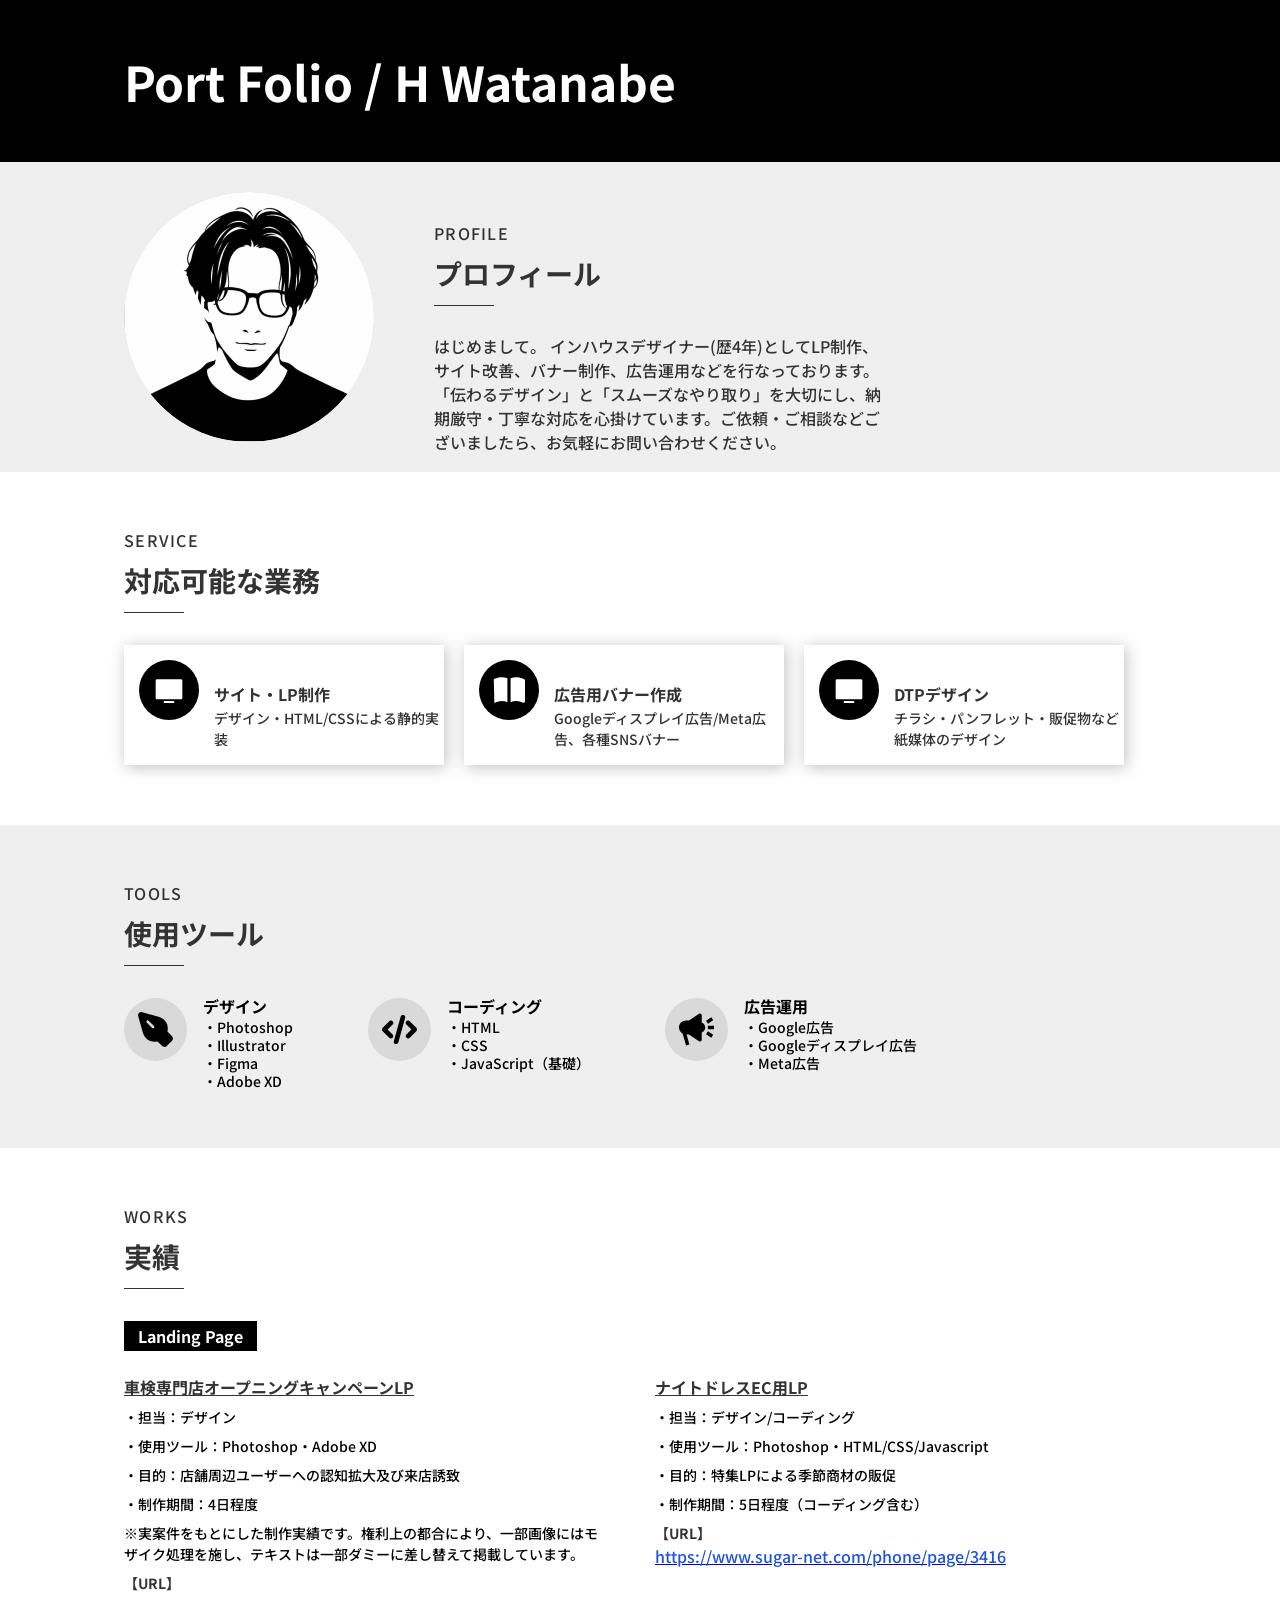
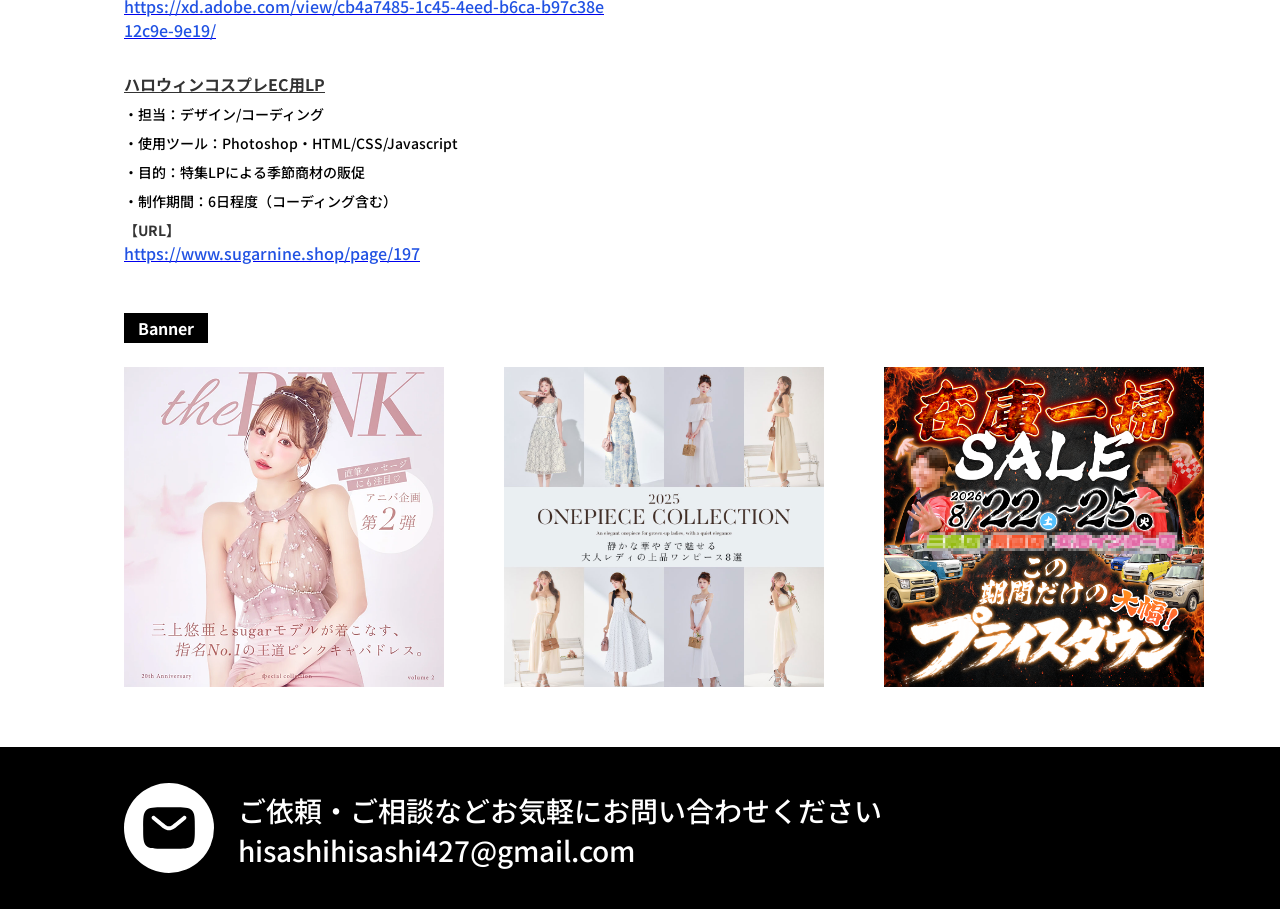
<file: index.html>
<!DOCTYPE html>
<html lang="ja">
<head>
  <meta charset="UTF-8" />
  <meta name="viewport" content="width=device-width, initial-scale=1.0" />
  <title>Port Folio</title>
  <link rel="preconnect" href="https://fonts.googleapis.com" />
  <link rel="preconnect" href="https://fonts.gstatic.com" crossorigin />
  <link href="https://fonts.googleapis.com/css2?family=Noto+Sans+JP:wght@400;500;700&display=swap" rel="stylesheet" />
  <link rel="stylesheet" href="style.css" />
</head>
<body>

  <!-- HEADER -->
  <header class="site-header">
    <div class="inner"><h1>Port Folio / H Watanabe</h1></div>
  </header>

  <!-- PROFILE -->
  <section class="profile-section">
    <div class="inner">
      <!-- SP -->
      <div class="profile-sp">
        <div class="section-heading">
          <p class="en">PROFILE</p>
          <p class="ja">プロフィール</p>
          <div class="bar"></div>
        </div>
        <div class="profile-body-sp">
          <img src="images/icon.png" alt="">
          <p class="profile-text">はじめまして。 インハウスデザイナー(歴4年)としてLP制作、サイト改善、バナー制作、広告運用などを行なっております。「伝わるデザイン」と「スムーズなやり取り」を大切にし、納期厳守・丁寧な対応を心掛けています。ご依頼・ご相談などございましたら、お気軽にお問い合わせください。</p>
        </div>
      </div>
      <!-- PC -->
      <div class="profile-pc">
        <img src="images/icon.png" alt="">
        <div class="profile-content">
          <div class="section-heading">
            <p class="en">PROFILE</p>
            <p class="ja">プロフィール</p>
            <div class="bar"></div>
          </div>
          <p class="profile-text">はじめまして。 インハウスデザイナー(歴4年)としてLP制作、サイト改善、バナー制作、広告運用などを行なっております。<br>「伝わるデザイン」と「スムーズなやり取り」を大切にし、納期厳守・丁寧な対応を心掛けています。ご依頼・ご相談などございましたら、お気軽にお問い合わせください。</p>
        </div>
      </div>
    </div>
  </section>

  <!-- SERVICE -->
  <section class="service-section">
    <div class="inner">
      <div class="section-heading">
        <p class="en">SERVICE</p>
        <p class="ja">対応可能な業務</p>
        <div class="bar"></div>
      </div>
      <div class="service-cards">

        <div class="service-card">
          <div class="service-card__icon">
            <svg viewBox="0 0 45 45" fill="none">
              <path clip-rule="evenodd" fill-rule="evenodd" fill="white" d="M3.75 9.375C3.75 8.87772 3.94754 8.40081 4.29917 8.04918C4.65081 7.69754 5.12772 7.5 5.625 7.5H39.375C39.8723 7.5 40.3492 7.69754 40.7008 8.04918C41.0525 8.40081 41.25 8.87772 41.25 9.375V33.75C41.25 34.2473 41.0525 34.7242 40.7008 35.0758C40.3492 35.4275 39.8723 35.625 39.375 35.625H5.625C5.12772 35.625 4.65081 35.4275 4.29917 35.0758C3.94754 34.7242 3.75 34.2473 3.75 33.75V9.375ZM15 39.4688C15 38.6925 15.645 38.0625 16.4119 38.0625H28.5881C29.1404 38.0606 29.5981 38.5156 29.5981 39.0681C29.5981 39.0681 30 39.2836 30 39.4688V40.875H15V39.4688Z"/>
            </svg>
          </div>
          <div class="service-card__body">
            <p class="service-card__title">サイト・LP制作</p>
            <p class="service-card__desc">デザイン・HTML/CSSによる静的実装</p>
          </div>
        </div>

        <div class="service-card">
          <div class="service-card__icon">
            <svg viewBox="0 0 45 36" fill="none">
              <path fill="white" d="M43.875 2.9771C44.178 3.14983 44.4361 3.38996 44.6286 3.6784C44.8212 3.96684 44.943 4.29564 44.9843 4.63868L45 4.9008V33.7786C45 34.1686 44.896 34.5516 44.6985 34.8893C44.5011 35.227 44.217 35.5074 43.875 35.7024C43.5329 35.8973 43.1449 35.9999 42.75 35.9999C42.355 35.9999 41.967 35.8973 41.625 35.7023C39.0756 34.249 36.2041 33.4351 33.262 33.3321C30.32 33.2291 27.3973 33.84 24.75 35.1115V1.40437C27.8581 0.258158 31.1845 -0.195236 34.4909 0.0766626C37.7973 0.348561 41.0018 1.33902 43.875 2.9771ZM20.25 1.40659L20.2523 35.1137C17.7093 33.8915 14.9104 33.2781 12.0825 33.3233C9.25465 33.3684 6.47733 34.0708 3.97575 35.3736L3.24 35.7734L3.00825 35.8712L2.898 35.9067L2.6505 35.9645L2.25 36H2.1555L1.908 35.9733L1.125 2.9771C3.99835 1.33938 7.20301 0.34931 10.5094 0.0777959C13.8158 -0.193719 17.1421 0.260047 20.25 1.40659Z"/>
            </svg>
          </div>
          <div class="service-card__body">
            <p class="service-card__title">広告用バナー作成</p>
            <p class="service-card__desc">Googleディスプレイ広告/Meta広告、各種SNSバナー</p>
          </div>
        </div>

        <div class="service-card">
          <div class="service-card__icon">
            <svg viewBox="0 0 45 45" fill="none">
              <path clip-rule="evenodd" fill-rule="evenodd" fill="white" d="M3.75 9.375C3.75 8.87772 3.94754 8.40081 4.29917 8.04918C4.65081 7.69754 5.12772 7.5 5.625 7.5H39.375C39.8723 7.5 40.3492 7.69754 40.7008 8.04918C41.0525 8.40081 41.25 8.87772 41.25 9.375V33.75C41.25 34.2473 41.0525 34.7242 40.7008 35.0758C40.3492 35.4275 39.8723 35.625 39.375 35.625H5.625C5.12772 35.625 4.65081 35.4275 4.29917 35.0758C3.94754 34.7242 3.75 34.2473 3.75 33.75V9.375ZM15 39.4688C15 38.6925 15.645 38.0625 16.4119 38.0625H28.5881C29.1404 38.0606 29.5981 38.5156 29.5981 39.0681C29.5981 39.0681 30 39.2836 30 39.4688V40.875H15V39.4688Z"/>
            </svg>
          </div>
          <div class="service-card__body">
            <p class="service-card__title">DTPデザイン</p>
            <p class="service-card__desc">チラシ・パンフレット・販促物など紙媒体のデザイン</p>
          </div>
        </div>

      </div>
    </div>
  </section>

  <!-- TOOLS -->
  <section class="tools-section">
    <div class="inner">
      <div class="section-heading">
        <p class="en">TOOLS</p>
        <p class="ja">使用ツール</p>
        <div class="bar"></div>
      </div>
      <div class="tool-cards">

        <div class="tool-card">
          <div class="tool-card__icon">
            <svg viewBox="0 0 36.566 36.5642" fill="none">
              <path fill="black" d="M0.133965 4.3078C-0.593535 1.75967 1.76146 -0.593454 4.30959 0.134046L21.479 5.03905C27.0965 6.64405 31.124 11.1722 31.124 17.1984C31.124 18.1172 31.0152 19.0172 30.8165 19.8928C30.7377 20.2397 30.839 20.504 30.9721 20.6372L35.5771 25.2422C36.1393 25.9277 36.309 26.3372 36.566 27.629C36.309 28.9209 35.8906 29.7025 35.5771 30.0159L30.0177 35.5753C29.7043 35.8888 29.3322 36.1375 28.9226 36.3072C28.5131 36.4769 28.0741 36.5642 27.6308 36.5642C26.339 36.3072 25.9295 36.1375 25.244 35.5753L20.6315 30.9628C20.5002 30.8297 20.234 30.7284 19.8871 30.809C19.0061 31.0144 18.1048 31.1194 17.2002 31.1222C11.174 31.1222 6.64396 27.0947 5.04084 21.4772L0.133965 4.3078ZM9.09646 9.0928C8.68426 9.90274 8.68426 10.0875 8.68426 10.0875C8.68426 10.2722 8.72067 10.4552 8.79139 10.6258C8.86212 10.7965 8.96579 10.9516 9.09646 11.0822L14.7308 16.7184C15.3511 17.1166 15.7198 17.1136 16.0885 17.1106C16.4413 16.9628 16.7022 16.7022 16.963 16.4416C17.1144 15.7203 16.9763 14.9963 16.7202 14.7309L11.084 9.09092C10.4629 8.67966 10.0902 8.67966 9.71756 8.67966C9.36014 8.82945 9.09646 9.0928 9.09646 9.0928Z"/>
            </svg>
          </div>
          <div class="tool-card__body">
            <p class="tool-card__title">デザイン</p>
            <p class="tool-card__item">・Photoshop</p>
            <p class="tool-card__item">・Illustrator</p>
            <p class="tool-card__item">・Figma</p>
            <p class="tool-card__item">・Adobe XD</p>
          </div>
        </div>

        <div class="tool-card">
          <div class="tool-card__icon">
            <svg viewBox="0 0 42.1572 35.2296" fill="none" xmlns="http://www.w3.org/2000/svg">
  <path fill="black" d="M25.9907 0.106716C26.3465 0.20629 26.6793 0.375026 26.97 0.603279C27.2606 0.831533 27.5034 1.11483 27.6845 1.43697C27.8656 1.75912 27.9814 2.11379 28.0254 2.48073C28.0693 2.84767 28.0405 3.21967 27.9407 3.57547L19.6325 33.1761C19.4311 33.8944 18.9526 34.5033 18.3023 34.8688C17.6519 35.2343 16.883 35.3266 16.1647 35.1252C15.4464 34.9238 14.8375 34.4453 14.472 33.7949C14.1065 33.1446 14.0143 32.3757 14.2157 31.6573L22.5238 2.05297C22.6235 1.69724 22.7924 1.36467 23.0208 1.07423C23.2491 0.78379 23.5324 0.541186 23.8546 0.360274C24.1767 0.179363 24.5313 0.0636886 24.8981 0.0198607C25.265 -0.0239673 25.6368 0.00490971 25.9925 0.104842L25.9907 0.106716ZM12.7531 7.67234C13.2798 8.19969 13.5757 8.91453 13.5757 9.65984C13.5757 10.4052 13.2798 11.12 12.7531 11.6473L6.79065 17.6155L12.7569 23.5817C13.2843 24.1093 13.5804 24.8248 13.5803 25.5708C13.5801 26.3168 13.2836 27.0322 12.756 27.5595C12.2283 28.0869 11.5128 28.3831 10.7669 28.3829C10.0209 28.3827 9.30552 28.0862 8.77815 27.5586L0.822525 19.603C0.295836 19.0756 0 18.3608 0 17.6155C0 16.8702 0.295836 16.1553 0.822525 15.628L8.77628 7.67234C9.03746 7.41099 9.34759 7.20366 9.68894 7.0622C10.0303 6.92075 10.3962 6.84794 10.7656 6.84794C11.1351 6.84794 11.501 6.92075 11.8424 7.0622C12.1837 7.20366 12.492 7.41099 12.7531 7.67234ZM29.4032 11.6473C29.1268 11.3899 28.9052 11.0794 28.7515 10.7344C28.5978 10.3894 28.5151 10.0169 28.5084 9.6393C28.5018 9.26167 28.5712 8.88656 28.7127 8.53635C28.8541 8.18615 29.0647 7.86802 29.3318 7.60095C29.5988 7.33388 29.917 7.12333 30.2672 6.98188C30.6174 6.84043 30.9925 6.77096 31.3701 6.77762C31.7477 6.78429 32.1202 6.86694 32.4652 7.02066C32.8102 7.17438 33.1207 7.39602 33.3782 7.67234L41.3338 15.6261C41.861 16.1535 42.1572 16.8688 42.1572 17.6145C42.1572 18.3603 41.861 19.0755 41.3338 19.603L33.38 27.5586C33.1189 27.8198 32.8089 28.0271 32.4677 28.1685C32.1264 28.31 31.7607 28.3828 31.3913 28.3829C31.0219 28.383 30.6562 28.3103 30.3149 28.169C29.9736 28.0278 29.6635 27.8207 29.4022 27.5595C29.141 27.2984 28.9337 26.9884 28.7923 26.6472C28.6508 26.3059 28.578 25.9402 28.5779 25.5708C28.5778 25.2014 28.6505 24.8357 28.7918 24.4944C28.933 24.1531 29.1401 23.843 29.4013 23.5817L35.3675 17.6155L29.4032 11.6473Z"/>
</svg>
          </div>
          <div class="tool-card__body">
            <p class="tool-card__title">コーディング</p>
            <p class="tool-card__item">・HTML</p>
            <p class="tool-card__item">・CSS</p>
            <p class="tool-card__item">・JavaScript（基礎）</p>
          </div>
        </div>

        <div class="tool-card">
          <div class="tool-card__icon">
            <svg viewBox="0 0 37.5187 34.2532" fill="none">
              <path fill="black" d="M30.9563 13.122H37.5188V16.872H30.9563V13.122ZM31.05 10.9282L33.8625 9.05323L36.675 7.17823L35.6438 5.62198L34.6125 4.06573L31.8 5.94073L28.9875 7.81573L30.0188 9.37198L31.05 10.9282ZM31.05 19.0657L30.0188 20.622L28.9875 22.1782L31.8 24.0532L34.6125 25.9282L35.6438 24.372L36.675 22.8157L33.8625 20.9407L31.05 19.0657ZM24.3938 9.70948V1.87198C24.3938 1.17823 24.0188 0.54073 23.4 0.22198C22.8 -0.0967701 22.05 -0.0780197 21.4687 0.31573L10.6875 7.49698H7.5C3.35625 7.49698 0 10.8532 0 14.997C0 17.847 1.6125 20.2845 3.9375 21.5595L7.575 34.2532L11.175 33.222L8.1 22.4782H10.6687L21.45 29.6595C21.7688 29.8657 22.125 29.9782 22.4812 29.9782C22.7812 29.9782 23.0813 29.9032 23.3625 29.7532C23.9813 29.4345 24.3562 28.797 24.3562 28.1032V20.2657C26.5312 19.497 28.1062 17.4345 28.1062 14.9782C28.1062 12.522 26.5312 10.4782 24.3562 9.69073L24.3938 9.70948Z"/>
            </svg>
          </div>
          <div class="tool-card__body">
            <p class="tool-card__title">広告運用</p>
            <p class="tool-card__item">・Google広告</p>
            <p class="tool-card__item">・Googleディスプレイ広告</p>
            <p class="tool-card__item">・Meta広告</p>
          </div>
        </div>

      </div>
    </div>
  </section>

  <!-- WORKS -->
  <section class="works-section">
    <div class="inner">
      <div class="section-heading">
        <p class="en">WORKS</p>
        <p class="ja">実績</p>
        <div class="bar"></div>
      </div>

      <div class="works-label"><span>Landing Page</span></div>
      <div class="work-cards">
        <div class="work-card">
          <p class="work-card__title">車検専門店オープニングキャンペーンLP</p>
          <p class="work-card__detail">・担当：デザイン</p>
          <p class="work-card__detail">・使用ツール：Photoshop・Adobe XD</p>
          <p class="work-card__detail">・目的：店舗周辺ユーザーへの認知拡大及び来店誘致</p>
          <p class="work-card__detail">・制作期間：4日程度</p>
          <p class="work-card__detail">※実案件をもとにした制作実績です。権利上の都合により、一部画像にはモザイク処理を施し、テキストは一部ダミーに差し替えて掲載しています。</p>
          <p class="work-card__url-label">【URL】</p>
          <a href="https://xd.adobe.com/view/cb4a7485-1c45-4eed-b6ca-b97c38e12c9e-9e19/"><p class="work-card__url">https://xd.adobe.com/view/cb4a7485-1c45-4eed-b6ca-b97c38e12c9e-9e19/</p></a>
        </div>
        <!-- <div class="work-card">
          <p class="work-card__title">車検専門店オープニングキャンペーンLP</p>
          <p class="work-card__detail">・担当：デザイン</p>
          <p class="work-card__detail">・使用ツール：Photoshop・Adobe XD</p>
          <p class="work-card__detail">・目的：店舗周辺ユーザーへの認知拡大及び来店誘致</p>
          <p class="work-card__detail">・制作期間：4日程度</p>
          <p class="work-card__url-label">【URL】</p>
           <a href="https://chatgpt.com/c/6a54cd06-6e1c-83e8-a52f-ad80b6c8e9ab"><p class="work-card__url">https://chatgpt.com/c/6a54cd06-6e1c-83e8-a52f-ad80b6c8e9ab</p></a>
        </div> -->
        <div class="work-card">
          <p class="work-card__title">ナイトドレスEC用LP</p>
          <p class="work-card__detail">・担当：デザイン/コーディング</p>
          <p class="work-card__detail">・使用ツール：Photoshop・HTML/CSS/Javascript</p>
          <p class="work-card__detail">・目的：特集LPによる季節商材の販促</p>
          <p class="work-card__detail">・制作期間：5日程度（コーディング含む）</p>
          <p class="work-card__url-label">【URL】</p>
           <a href="https://www.sugar-net.com/phone/page/3416"><p class="work-card__url">https://www.sugar-net.com/phone/page/3416</p></a>
        </div>
        <div class="work-card">
          <p class="work-card__title">ハロウィンコスプレEC用LP</p>
          <p class="work-card__detail">・担当：デザイン/コーディング</p>
          <p class="work-card__detail">・使用ツール：Photoshop・HTML/CSS/Javascript</p>
          <p class="work-card__detail">・目的：特集LPによる季節商材の販促</p>
          <p class="work-card__detail">・制作期間：6日程度（コーディング含む）</p>
          <p class="work-card__url-label">【URL】</p>
          <a href="https://www.sugarnine.shop/page/197"><p class="work-card__url">https://www.sugarnine.shop/page/197</p></a>
        </div>
      </div>

      <div class="works-label banner-label"><span>Banner</span></div>
      <div class="banner-grid">
        <div class="banner-item"><img src="images/ba2.png" alt=""></div>
        <div class="banner-item"><img src="images/1040_bnr.jpg" alt=""></div>
        <div class="banner-item"><img src="images/google_1200.png" alt=""></div>
      </div>
    </div>
    </section>
    

  <footer class="site-footer">
    <div class="inner">
      <div class="contact-wrap">
        <div class="contact-icon">
          <svg viewBox="0 0 53 53" fill="none">
            <path clip-rule="evenodd" fill-rule="evenodd" fill="black" d="M7.00483 11.4215C4.41667 14.0075 4.41667 18.1724 4.41667 26.5C4.41667 34.8276 4.41667 38.9925 7.00483 41.5785C9.593 44.1645 13.7557 44.1667 22.0833 44.1667H30.9167C39.2443 44.1667 43.4092 44.1667 45.9952 41.5785C48.5811 38.9903 48.5833 34.8276 48.5833 26.5C48.5833 18.1724 48.5833 14.0075 45.9952 11.4215C43.407 8.83554 39.2443 8.83333 30.9167 8.83333H22.0833C13.7557 8.83333 9.59079 8.83333 7.00483 11.4215ZM41.022 16.6067C41.303 16.9441 41.4385 17.3793 41.3988 17.8166C41.359 18.2539 41.1472 18.6575 40.81 18.9387L35.9605 22.9799C34.0017 24.6141 32.4161 25.9347 31.0138 26.8357C29.5563 27.7742 28.1364 28.366 26.5 28.366C24.8636 28.366 23.4437 27.772 21.984 26.8357C20.5839 25.9347 18.9983 24.6119 17.0395 22.9821L12.19 18.9409C11.8524 18.6597 11.6402 18.256 11.6002 17.8185C11.5603 17.3809 11.6958 16.9454 11.9769 16.6078C12.258 16.2701 12.6618 16.058 13.0993 16.018C13.5369 15.9781 13.9724 16.1135 14.31 16.3947L19.08 20.3675C21.1404 22.0833 22.5692 23.2714 23.7793 24.0488C24.9475 24.7996 25.7403 25.0535 26.5022 25.0535C27.2641 25.0535 28.0569 24.8018 29.2251 24.0488C30.433 23.2714 31.864 22.0833 33.9244 20.3675L38.6922 16.3925C39.0299 16.1117 39.4653 15.9766 39.9026 16.0167C40.3399 16.0569 40.7411 16.2691 41.022 16.6067Z"/>
          </svg>
        </div>
        <div>
          <p class="contact-text">ご依頼・ご相談などお気軽にお問い合わせください</p>
          <p class="contact-email">hisashihisashi427@gmail.com</p>
        </div>
      </div>
    </div>
  </footer>

</body>
</html>
</file>
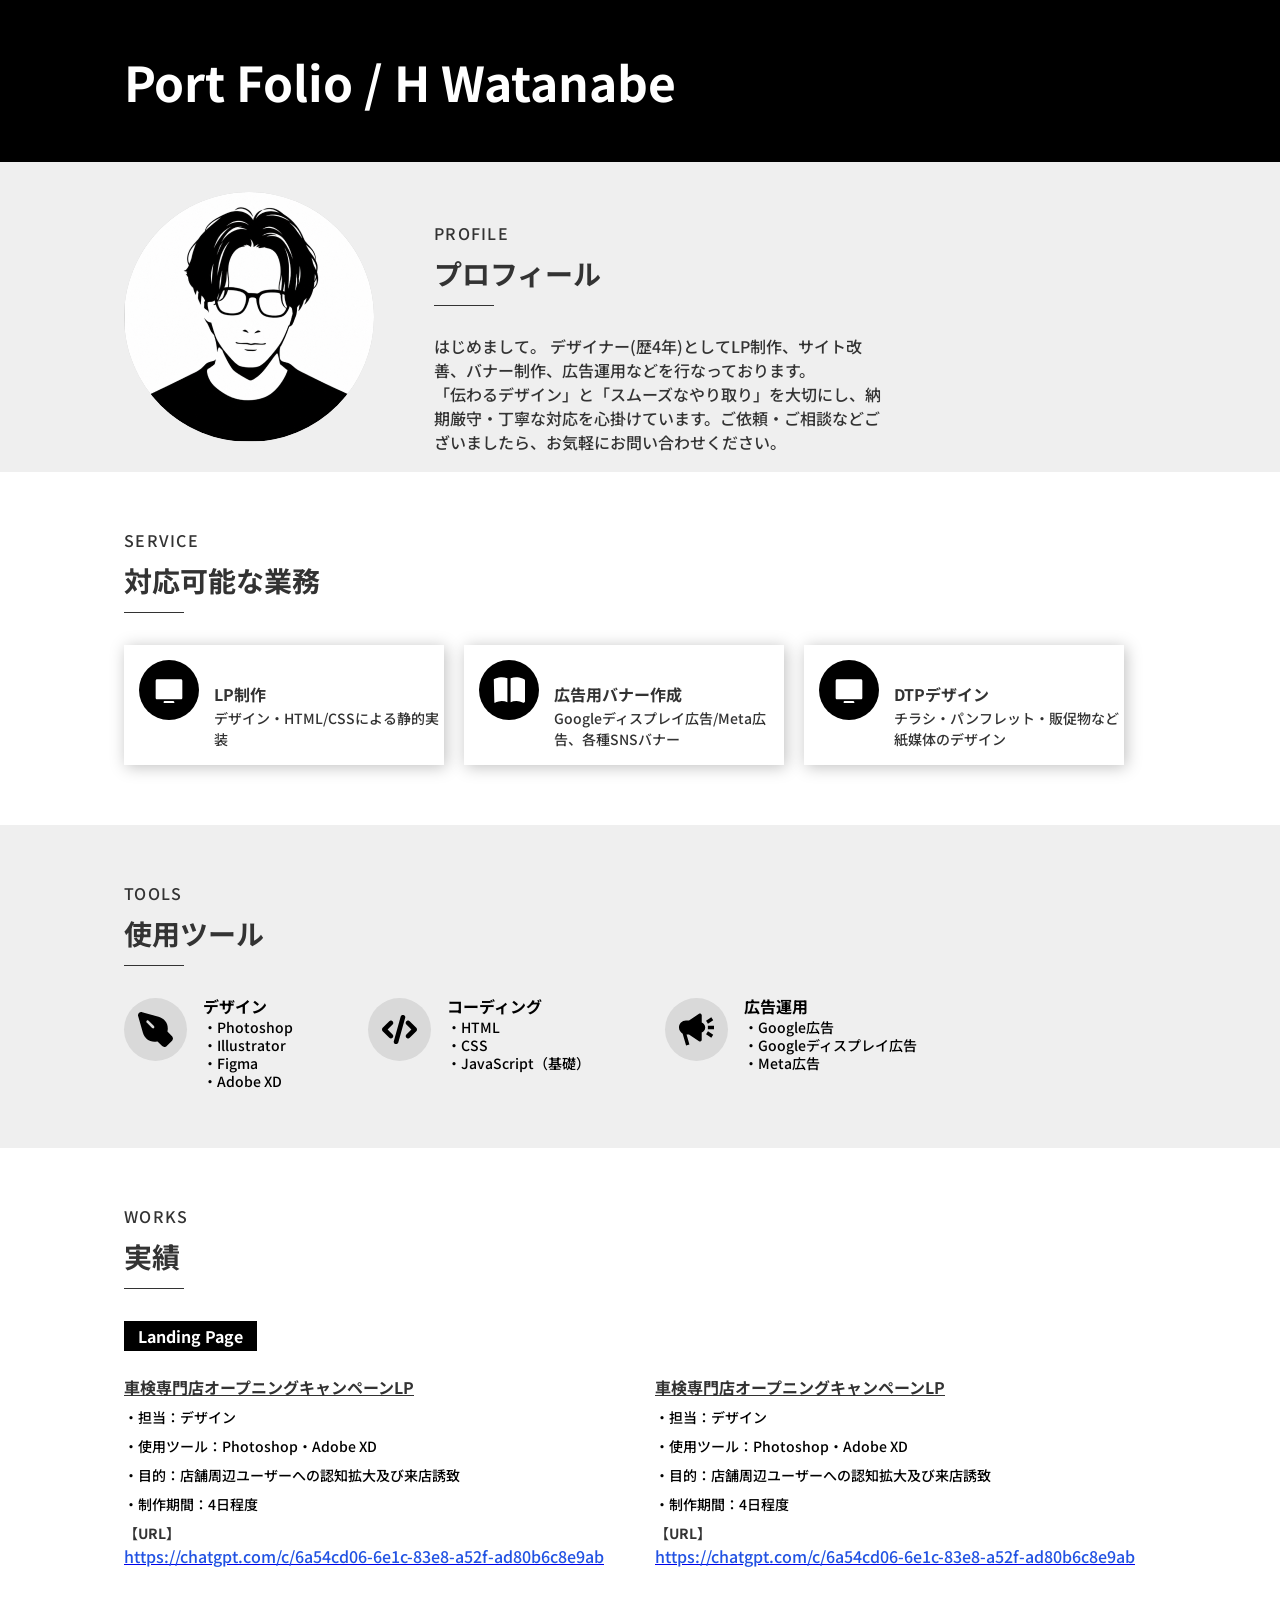
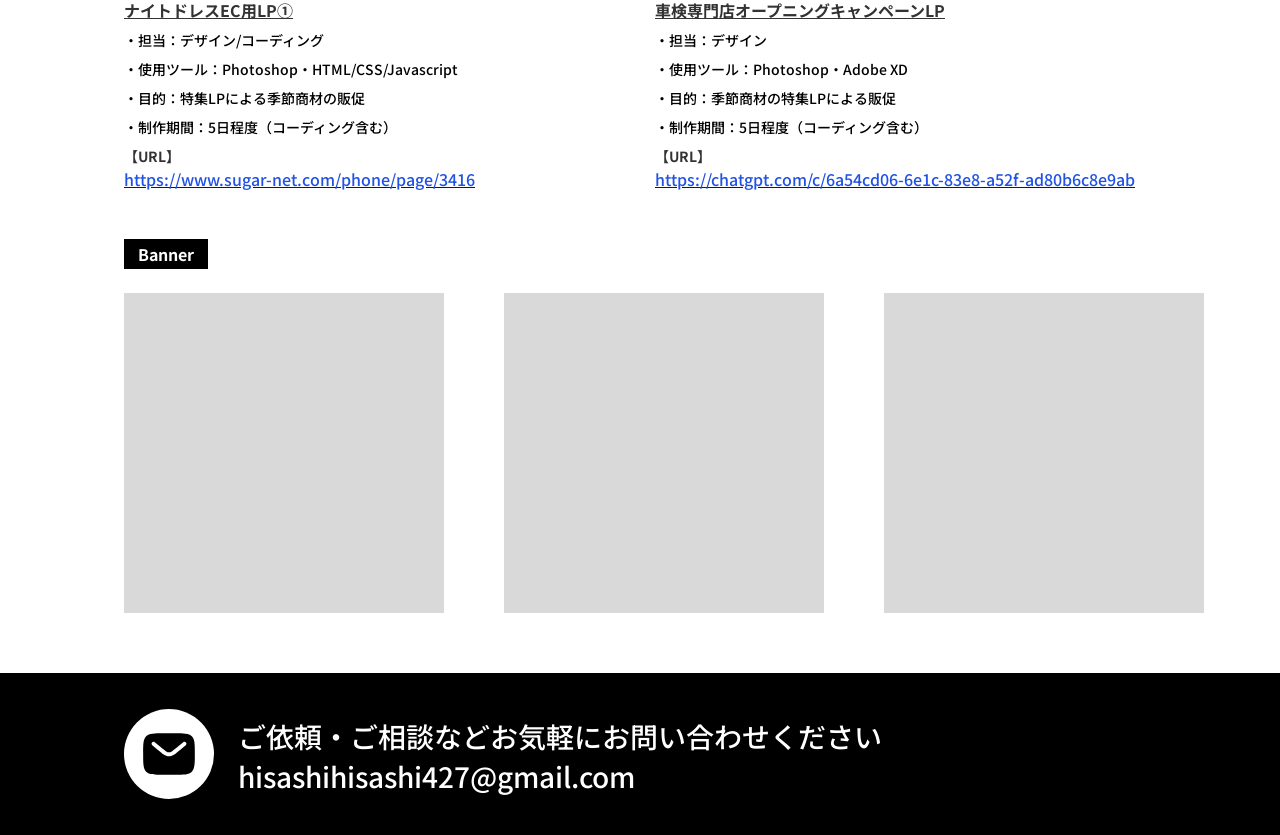
<file: style.html>
<!DOCTYPE html>
<html lang="ja">
<head>
  <meta charset="UTF-8" />
  <meta name="viewport" content="width=device-width, initial-scale=1.0" />
  <title>Port Folio</title>
  <link rel="preconnect" href="https://fonts.googleapis.com" />
  <link rel="preconnect" href="https://fonts.gstatic.com" crossorigin />
  <link href="https://fonts.googleapis.com/css2?family=Noto+Sans+JP:wght@400;500;700&display=swap" rel="stylesheet" />
  <link rel="stylesheet" href="style.css" />
</head>
<body>

  <!-- HEADER -->
  <header class="site-header">
    <div class="inner"><h1>Port Folio / H Watanabe</h1></div>
  </header>

  <!-- PROFILE -->
  <section class="profile-section">
    <div class="inner">
      <!-- SP -->
      <div class="profile-sp">
        <div class="section-heading">
          <p class="en">PROFILE</p>
          <p class="ja">プロフィール</p>
          <div class="bar"></div>
        </div>
        <div class="profile-body-sp">
          <img src="imges/icon.png" alt="">
          <p class="profile-text">はじめまして。 デザイナー(歴4年)としてLP制作、サイト改善、バナー制作、広告運用などを行なっております。「伝わるデザイン」と「スムーズなやり取り」を大切にし、納期厳守・丁寧な対応を心掛けています。ご依頼・ご相談などございましたら、お気軽にお問い合わせください。</p>
        </div>
      </div>
      <!-- PC -->
      <div class="profile-pc">
        <img src="imges/icon.png" alt="">
        <div class="profile-content">
          <div class="section-heading">
            <p class="en">PROFILE</p>
            <p class="ja">プロフィール</p>
            <div class="bar"></div>
          </div>
          <p class="profile-text">はじめまして。 デザイナー(歴4年)としてLP制作、サイト改善、バナー制作、広告運用などを行なっております。<br>「伝わるデザイン」と「スムーズなやり取り」を大切にし、納期厳守・丁寧な対応を心掛けています。ご依頼・ご相談などございましたら、お気軽にお問い合わせください。</p>
        </div>
      </div>
    </div>
  </section>

  <!-- SERVICE -->
  <section class="service-section">
    <div class="inner">
      <div class="section-heading">
        <p class="en">SERVICE</p>
        <p class="ja">対応可能な業務</p>
        <div class="bar"></div>
      </div>
      <div class="service-cards">

        <div class="service-card">
          <div class="service-card__icon">
            <svg viewBox="0 0 45 45" fill="none">
              <path clip-rule="evenodd" fill-rule="evenodd" fill="white" d="M3.75 9.375C3.75 8.87772 3.94754 8.40081 4.29917 8.04918C4.65081 7.69754 5.12772 7.5 5.625 7.5H39.375C39.8723 7.5 40.3492 7.69754 40.7008 8.04918C41.0525 8.40081 41.25 8.87772 41.25 9.375V33.75C41.25 34.2473 41.0525 34.7242 40.7008 35.0758C40.3492 35.4275 39.8723 35.625 39.375 35.625H5.625C5.12772 35.625 4.65081 35.4275 4.29917 35.0758C3.94754 34.7242 3.75 34.2473 3.75 33.75V9.375ZM15 39.4688C15 38.6925 15.645 38.0625 16.4119 38.0625H28.5881C29.1404 38.0606 29.5981 38.5156 29.5981 39.0681C29.5981 39.0681 30 39.2836 30 39.4688V40.875H15V39.4688Z"/>
            </svg>
          </div>
          <div class="service-card__body">
            <p class="service-card__title">LP制作</p>
            <p class="service-card__desc">デザイン・HTML/CSSによる静的実装</p>
          </div>
        </div>

        <div class="service-card">
          <div class="service-card__icon">
            <svg viewBox="0 0 45 36" fill="none">
              <path fill="white" d="M43.875 2.9771C44.178 3.14983 44.4361 3.38996 44.6286 3.6784C44.8212 3.96684 44.943 4.29564 44.9843 4.63868L45 4.9008V33.7786C45 34.1686 44.896 34.5516 44.6985 34.8893C44.5011 35.227 44.217 35.5074 43.875 35.7024C43.5329 35.8973 43.1449 35.9999 42.75 35.9999C42.355 35.9999 41.967 35.8973 41.625 35.7023C39.0756 34.249 36.2041 33.4351 33.262 33.3321C30.32 33.2291 27.3973 33.84 24.75 35.1115V1.40437C27.8581 0.258158 31.1845 -0.195236 34.4909 0.0766626C37.7973 0.348561 41.0018 1.33902 43.875 2.9771ZM20.25 1.40659L20.2523 35.1137C17.7093 33.8915 14.9104 33.2781 12.0825 33.3233C9.25465 33.3684 6.47733 34.0708 3.97575 35.3736L3.24 35.7734L3.00825 35.8712L2.898 35.9067L2.6505 35.9645L2.25 36H2.1555L1.908 35.9733L1.125 2.9771C3.99835 1.33938 7.20301 0.34931 10.5094 0.0777959C13.8158 -0.193719 17.1421 0.260047 20.25 1.40659Z"/>
            </svg>
          </div>
          <div class="service-card__body">
            <p class="service-card__title">広告用バナー作成</p>
            <p class="service-card__desc">Googleディスプレイ広告/Meta広告、各種SNSバナー</p>
          </div>
        </div>

        <div class="service-card">
          <div class="service-card__icon">
            <svg viewBox="0 0 45 45" fill="none">
              <path clip-rule="evenodd" fill-rule="evenodd" fill="white" d="M3.75 9.375C3.75 8.87772 3.94754 8.40081 4.29917 8.04918C4.65081 7.69754 5.12772 7.5 5.625 7.5H39.375C39.8723 7.5 40.3492 7.69754 40.7008 8.04918C41.0525 8.40081 41.25 8.87772 41.25 9.375V33.75C41.25 34.2473 41.0525 34.7242 40.7008 35.0758C40.3492 35.4275 39.8723 35.625 39.375 35.625H5.625C5.12772 35.625 4.65081 35.4275 4.29917 35.0758C3.94754 34.7242 3.75 34.2473 3.75 33.75V9.375ZM15 39.4688C15 38.6925 15.645 38.0625 16.4119 38.0625H28.5881C29.1404 38.0606 29.5981 38.5156 29.5981 39.0681C29.5981 39.0681 30 39.2836 30 39.4688V40.875H15V39.4688Z"/>
            </svg>
          </div>
          <div class="service-card__body">
            <p class="service-card__title">DTPデザイン</p>
            <p class="service-card__desc">チラシ・パンフレット・販促物など紙媒体のデザイン</p>
          </div>
        </div>

      </div>
    </div>
  </section>

  <!-- TOOLS -->
  <section class="tools-section">
    <div class="inner">
      <div class="section-heading">
        <p class="en">TOOLS</p>
        <p class="ja">使用ツール</p>
        <div class="bar"></div>
      </div>
      <div class="tool-cards">

        <div class="tool-card">
          <div class="tool-card__icon">
            <svg viewBox="0 0 36.566 36.5642" fill="none">
              <path fill="black" d="M0.133965 4.3078C-0.593535 1.75967 1.76146 -0.593454 4.30959 0.134046L21.479 5.03905C27.0965 6.64405 31.124 11.1722 31.124 17.1984C31.124 18.1172 31.0152 19.0172 30.8165 19.8928C30.7377 20.2397 30.839 20.504 30.9721 20.6372L35.5771 25.2422C36.1393 25.9277 36.309 26.3372 36.566 27.629C36.309 28.9209 35.8906 29.7025 35.5771 30.0159L30.0177 35.5753C29.7043 35.8888 29.3322 36.1375 28.9226 36.3072C28.5131 36.4769 28.0741 36.5642 27.6308 36.5642C26.339 36.3072 25.9295 36.1375 25.244 35.5753L20.6315 30.9628C20.5002 30.8297 20.234 30.7284 19.8871 30.809C19.0061 31.0144 18.1048 31.1194 17.2002 31.1222C11.174 31.1222 6.64396 27.0947 5.04084 21.4772L0.133965 4.3078ZM9.09646 9.0928C8.68426 9.90274 8.68426 10.0875 8.68426 10.0875C8.68426 10.2722 8.72067 10.4552 8.79139 10.6258C8.86212 10.7965 8.96579 10.9516 9.09646 11.0822L14.7308 16.7184C15.3511 17.1166 15.7198 17.1136 16.0885 17.1106C16.4413 16.9628 16.7022 16.7022 16.963 16.4416C17.1144 15.7203 16.9763 14.9963 16.7202 14.7309L11.084 9.09092C10.4629 8.67966 10.0902 8.67966 9.71756 8.67966C9.36014 8.82945 9.09646 9.0928 9.09646 9.0928Z"/>
            </svg>
          </div>
          <div class="tool-card__body">
            <p class="tool-card__title">デザイン</p>
            <p class="tool-card__item">・Photoshop</p>
            <p class="tool-card__item">・Illustrator</p>
            <p class="tool-card__item">・Figma</p>
            <p class="tool-card__item">・Adobe XD</p>
          </div>
        </div>

        <div class="tool-card">
          <div class="tool-card__icon">
            <svg viewBox="0 0 42.1572 35.2296" fill="none" xmlns="http://www.w3.org/2000/svg">
  <path fill="black" d="M25.9907 0.106716C26.3465 0.20629 26.6793 0.375026 26.97 0.603279C27.2606 0.831533 27.5034 1.11483 27.6845 1.43697C27.8656 1.75912 27.9814 2.11379 28.0254 2.48073C28.0693 2.84767 28.0405 3.21967 27.9407 3.57547L19.6325 33.1761C19.4311 33.8944 18.9526 34.5033 18.3023 34.8688C17.6519 35.2343 16.883 35.3266 16.1647 35.1252C15.4464 34.9238 14.8375 34.4453 14.472 33.7949C14.1065 33.1446 14.0143 32.3757 14.2157 31.6573L22.5238 2.05297C22.6235 1.69724 22.7924 1.36467 23.0208 1.07423C23.2491 0.78379 23.5324 0.541186 23.8546 0.360274C24.1767 0.179363 24.5313 0.0636886 24.8981 0.0198607C25.265 -0.0239673 25.6368 0.00490971 25.9925 0.104842L25.9907 0.106716ZM12.7531 7.67234C13.2798 8.19969 13.5757 8.91453 13.5757 9.65984C13.5757 10.4052 13.2798 11.12 12.7531 11.6473L6.79065 17.6155L12.7569 23.5817C13.2843 24.1093 13.5804 24.8248 13.5803 25.5708C13.5801 26.3168 13.2836 27.0322 12.756 27.5595C12.2283 28.0869 11.5128 28.3831 10.7669 28.3829C10.0209 28.3827 9.30552 28.0862 8.77815 27.5586L0.822525 19.603C0.295836 19.0756 0 18.3608 0 17.6155C0 16.8702 0.295836 16.1553 0.822525 15.628L8.77628 7.67234C9.03746 7.41099 9.34759 7.20366 9.68894 7.0622C10.0303 6.92075 10.3962 6.84794 10.7656 6.84794C11.1351 6.84794 11.501 6.92075 11.8424 7.0622C12.1837 7.20366 12.492 7.41099 12.7531 7.67234ZM29.4032 11.6473C29.1268 11.3899 28.9052 11.0794 28.7515 10.7344C28.5978 10.3894 28.5151 10.0169 28.5084 9.6393C28.5018 9.26167 28.5712 8.88656 28.7127 8.53635C28.8541 8.18615 29.0647 7.86802 29.3318 7.60095C29.5988 7.33388 29.917 7.12333 30.2672 6.98188C30.6174 6.84043 30.9925 6.77096 31.3701 6.77762C31.7477 6.78429 32.1202 6.86694 32.4652 7.02066C32.8102 7.17438 33.1207 7.39602 33.3782 7.67234L41.3338 15.6261C41.861 16.1535 42.1572 16.8688 42.1572 17.6145C42.1572 18.3603 41.861 19.0755 41.3338 19.603L33.38 27.5586C33.1189 27.8198 32.8089 28.0271 32.4677 28.1685C32.1264 28.31 31.7607 28.3828 31.3913 28.3829C31.0219 28.383 30.6562 28.3103 30.3149 28.169C29.9736 28.0278 29.6635 27.8207 29.4022 27.5595C29.141 27.2984 28.9337 26.9884 28.7923 26.6472C28.6508 26.3059 28.578 25.9402 28.5779 25.5708C28.5778 25.2014 28.6505 24.8357 28.7918 24.4944C28.933 24.1531 29.1401 23.843 29.4013 23.5817L35.3675 17.6155L29.4032 11.6473Z"/>
</svg>
          </div>
          <div class="tool-card__body">
            <p class="tool-card__title">コーディング</p>
            <p class="tool-card__item">・HTML</p>
            <p class="tool-card__item">・CSS</p>
            <p class="tool-card__item">・JavaScript（基礎）</p>
          </div>
        </div>

        <div class="tool-card">
          <div class="tool-card__icon">
            <svg viewBox="0 0 37.5187 34.2532" fill="none">
              <path fill="black" d="M30.9563 13.122H37.5188V16.872H30.9563V13.122ZM31.05 10.9282L33.8625 9.05323L36.675 7.17823L35.6438 5.62198L34.6125 4.06573L31.8 5.94073L28.9875 7.81573L30.0188 9.37198L31.05 10.9282ZM31.05 19.0657L30.0188 20.622L28.9875 22.1782L31.8 24.0532L34.6125 25.9282L35.6438 24.372L36.675 22.8157L33.8625 20.9407L31.05 19.0657ZM24.3938 9.70948V1.87198C24.3938 1.17823 24.0188 0.54073 23.4 0.22198C22.8 -0.0967701 22.05 -0.0780197 21.4687 0.31573L10.6875 7.49698H7.5C3.35625 7.49698 0 10.8532 0 14.997C0 17.847 1.6125 20.2845 3.9375 21.5595L7.575 34.2532L11.175 33.222L8.1 22.4782H10.6687L21.45 29.6595C21.7688 29.8657 22.125 29.9782 22.4812 29.9782C22.7812 29.9782 23.0813 29.9032 23.3625 29.7532C23.9813 29.4345 24.3562 28.797 24.3562 28.1032V20.2657C26.5312 19.497 28.1062 17.4345 28.1062 14.9782C28.1062 12.522 26.5312 10.4782 24.3562 9.69073L24.3938 9.70948Z"/>
            </svg>
          </div>
          <div class="tool-card__body">
            <p class="tool-card__title">広告運用</p>
            <p class="tool-card__item">・Google広告</p>
            <p class="tool-card__item">・Googleディスプレイ広告</p>
            <p class="tool-card__item">・Meta広告</p>
          </div>
        </div>

      </div>
    </div>
  </section>

  <!-- WORKS -->
  <section class="works-section">
    <div class="inner">
      <div class="section-heading">
        <p class="en">WORKS</p>
        <p class="ja">実績</p>
        <div class="bar"></div>
      </div>

      <div class="works-label"><span>Landing Page</span></div>
      <div class="work-cards">
        <div class="work-card">
          <p class="work-card__title">車検専門店オープニングキャンペーンLP</p>
          <p class="work-card__detail">・担当：デザイン</p>
          <p class="work-card__detail">・使用ツール：Photoshop・Adobe XD</p>
          <p class="work-card__detail">・目的：店舗周辺ユーザーへの認知拡大及び来店誘致</p>
          <p class="work-card__detail">・制作期間：4日程度</p>
          <p class="work-card__url-label">【URL】</p>
          <a href="https://chatgpt.com/c/6a54cd06-6e1c-83e8-a52f-ad80b6c8e9ab"><p class="work-card__url">https://chatgpt.com/c/6a54cd06-6e1c-83e8-a52f-ad80b6c8e9ab</p></a>
        </div>
        <div class="work-card">
          <p class="work-card__title">車検専門店オープニングキャンペーンLP</p>
          <p class="work-card__detail">・担当：デザイン</p>
          <p class="work-card__detail">・使用ツール：Photoshop・Adobe XD</p>
          <p class="work-card__detail">・目的：店舗周辺ユーザーへの認知拡大及び来店誘致</p>
          <p class="work-card__detail">・制作期間：4日程度</p>
          <p class="work-card__url-label">【URL】</p>
           <a href="https://chatgpt.com/c/6a54cd06-6e1c-83e8-a52f-ad80b6c8e9ab"><p class="work-card__url">https://chatgpt.com/c/6a54cd06-6e1c-83e8-a52f-ad80b6c8e9ab</p></a>
        </div>
        <div class="work-card">
          <p class="work-card__title">ナイトドレスEC用LP①</p>
          <p class="work-card__detail">・担当：デザイン/コーディング</p>
          <p class="work-card__detail">・使用ツール：Photoshop・HTML/CSS/Javascript</p>
          <p class="work-card__detail">・目的：特集LPによる季節商材の販促</p>
          <p class="work-card__detail">・制作期間：5日程度（コーディング含む）</p>
          <p class="work-card__url-label">【URL】</p>
           <a href="https://www.sugar-net.com/phone/page/3416"><p class="work-card__url">https://www.sugar-net.com/phone/page/3416</p></a>
        </div>
        <div class="work-card">
          <p class="work-card__title">車検専門店オープニングキャンペーンLP</p>
          <p class="work-card__detail">・担当：デザイン</p>
          <p class="work-card__detail">・使用ツール：Photoshop・Adobe XD</p>
          <p class="work-card__detail">・目的：季節商材の特集LPによる販促</p>
          <p class="work-card__detail">・制作期間：5日程度（コーディング含む）</p>
          <p class="work-card__url-label">【URL】</p>
          <a href="https://chatgpt.com/c/6a54cd06-6e1c-83e8-a52f-ad80b6c8e9ab"><p class="work-card__url">https://chatgpt.com/c/6a54cd06-6e1c-83e8-a52f-ad80b6c8e9ab</p></a>
        </div>
      </div>

      <div class="works-label banner-label"><span>Banner</span></div>
      <div class="banner-grid">
        <div class="banner-item"></div>
        <div class="banner-item"></div>
        <div class="banner-item"></div>
      </div>
    </div>
  </section>

  <!-- FOOTER -->
  <footer class="site-footer">
    <div class="inner">
      <div class="contact-wrap">
        <div class="contact-icon">
          <svg viewBox="0 0 53 53" fill="none">
            <path clip-rule="evenodd" fill-rule="evenodd" fill="black" d="M7.00483 11.4215C4.41667 14.0075 4.41667 18.1724 4.41667 26.5C4.41667 34.8276 4.41667 38.9925 7.00483 41.5785C9.593 44.1645 13.7557 44.1667 22.0833 44.1667H30.9167C39.2443 44.1667 43.4092 44.1667 45.9952 41.5785C48.5811 38.9903 48.5833 34.8276 48.5833 26.5C48.5833 18.1724 48.5833 14.0075 45.9952 11.4215C43.407 8.83554 39.2443 8.83333 30.9167 8.83333H22.0833C13.7557 8.83333 9.59079 8.83333 7.00483 11.4215ZM41.022 16.6067C41.303 16.9441 41.4385 17.3793 41.3988 17.8166C41.359 18.2539 41.1472 18.6575 40.81 18.9387L35.9605 22.9799C34.0017 24.6141 32.4161 25.9347 31.0138 26.8357C29.5563 27.7742 28.1364 28.366 26.5 28.366C24.8636 28.366 23.4437 27.772 21.984 26.8357C20.5839 25.9347 18.9983 24.6119 17.0395 22.9821L12.19 18.9409C11.8524 18.6597 11.6402 18.256 11.6002 17.8185C11.5603 17.3809 11.6958 16.9454 11.9769 16.6078C12.258 16.2701 12.6618 16.058 13.0993 16.018C13.5369 15.9781 13.9724 16.1135 14.31 16.3947L19.08 20.3675C21.1404 22.0833 22.5692 23.2714 23.7793 24.0488C24.9475 24.7996 25.7403 25.0535 26.5022 25.0535C27.2641 25.0535 28.0569 24.8018 29.2251 24.0488C30.433 23.2714 31.864 22.0833 33.9244 20.3675L38.6922 16.3925C39.0299 16.1117 39.4653 15.9766 39.9026 16.0167C40.3399 16.0569 40.7411 16.2691 41.022 16.6067Z"/>
          </svg>
        </div>
        <div>
          <p class="contact-text">ご依頼・ご相談などお気軽にお問い合わせください</p>
          <p class="contact-email">hisashihisashi427@gmail.com</p>
        </div>
      </div>
    </div>
  </footer>

</body>
</html>
</file>
<file: style.css>
/* ── Reset ── */
*, *::before, *::after {
  box-sizing: border-box;
  margin: 0;
  padding: 0;
}

body {
  font-family: 'Noto Sans JP', sans-serif;
  background: #fff;
  color: #333;
  min-width: 375px;
}

/* ══════════════════════════════════════
   LAYOUT (一括中央寄せ & レスポンシブ最適化)
══════════════════════════════════════ */
.inner {
  width: 100%;
  max-width: 375px;
  margin-left: auto;
  margin-right: auto;
  padding: 0 20px;
}

@media (min-width: 768px) {
  .inner {
    max-width: 1080px; /* PC用コンテンツ全体が綺麗に収まる最大幅 */
    padding: 0 24px;   /* 右寄せの原因だった巨大な360px固定余白を解除 */
  }
}

/* ══════════════════════════════════════
   SECTION HEADING
══════════════════════════════════════ */
.section-heading {
  display: flex;
  flex-direction: column;
  gap: 10px;
}

.section-heading .en {
  font-size: 13px;
  font-weight: 500;
  color: #333;
  line-height: 1;
  letter-spacing: 0.08em;
}

.section-heading .ja {
  font-size: 22px;
  font-weight: 700;
  color: #333;
  line-height: 1;
}

.section-heading .bar {
  width: 40px;
  height: 1px;
  background: #333;
}

@media (min-width: 768px) {
  .section-heading {
    gap: 18px;
  }
  .section-heading .en {
    font-size: 16px;
  }
  .section-heading .ja {
    font-size: 28px;
  }
  .section-heading .bar {
    width: 60px;
  }
}

/* ══════════════════════════════════════
   HEADER
══════════════════════════════════════ */
.site-header {
  background: #000;
  height: 60px;
  display: flex;
  align-items: center;
}

.site-header .inner {
  display: flex;
  align-items: center;
  width: 100%;
}

.site-header h1 {
  font-size: 28px;
  font-weight: 700;
  color: #fff;
  line-height: 1;
}

@media (min-width: 768px) {
  .site-header {
    height: 162px;
  }
  .site-header h1 {
    font-size: 48px;
  }
}

/* ══════════════════════════════════════
   PROFILE
══════════════════════════════════════ */
.profile-section {
  background: #efefef;
  padding: 32px 0;
}

/* SP */
.profile-sp {
  display: flex;
  flex-direction: column;
  gap: 20px;
}

.profile-body-sp {
  display: flex;
  gap: 16px;
  align-items: flex-start;
}

img {
  flex-shrink: 0;
  width: 90px;
  height: 90px;
  background: #d9d9d9;
  border-radius: 50%;
}

.profile-text {
  font-size: 13px;
  font-weight: 500;
  color: #333;
  line-height: 1.6;
}

/* PC */
.profile-pc {
  display: none;
}

@media (min-width: 768px) {
  .profile-section {
    height: 310px;
    padding: 30px 0 0;
    display: flex;
    align-items: flex-start;
  }
  .profile-sp {
    display: none;
  }
  .profile-pc {
    display: flex;
    gap: 60px;
    align-items: flex-start;
  }
  img {
    flex-shrink: 0;
    width: 250px;
    height: 250px;
    background: #d9d9d9;
    border-radius: 50%;
  }
  .profile-content {
    display: flex;
    flex-direction: column;
    gap: 16px;
    padding-top: 33px;
  }
  .profile-text {
    font-size: 16px;
    line-height: 1.5;
    width: 450px;
    margin-top: 12px;
  }
}

/* ══════════════════════════════════════
   SERVICE
══════════════════════════════════════ */
.service-section {
  padding: 32px 0;
}

.service-cards {
  display: flex;
  flex-direction: column;
  gap: 16px;
  margin-top: 24px;
}

.service-card {
  background: #fff;
  box-shadow: 2px 2px 15px 0 rgba(0, 0, 0, 0.25);
  padding: 16px;
  display: flex;
  gap: 16px;
  align-items: flex-start;
}

.service-card__icon {
  flex-shrink: 0;
  width: 52px;
  height: 52px;
  background: #000;
  border-radius: 50%;
  display: flex;
  align-items: center;
  justify-content: center;
  padding: 12px;
}

.service-card__icon svg {
  width: 100%;
  height: 100%;
  display: block;
}

.service-card__title {
  font-size: 14px;
  font-weight: 700;
  color: #333;
  line-height: 1;
  margin-bottom: 6px;
}

.service-card__desc {
  font-size: 12px;
  font-weight: 500;
  color: #333;
  line-height: 1.5;
}

@media (min-width: 768px) {
  .service-section {
    padding: 60px 0;
  }
  .service-cards {
    flex-direction: row;
    gap: 20px;
    margin-top: 32px;
  }
  .service-card {
    position: relative;
    width: 320px;
    height: 120px;
    flex-shrink: 0;
    padding: 0;
    align-items: center;
  }
  .service-card__icon {
    position: absolute;
    left: 15px;
    top: 15px;
    width: 60px;
    height: 60px;
    padding: 14px;
  }
  .service-card__body {
    padding-left: 90px;
    padding-top: 26px;
  }
  .service-card__title {
    font-size: 16px;
  }
  .service-card__desc {
    font-size: 14px;
  }
}

/* ══════════════════════════════════════
   TOOLS
══════════════════════════════════════ */
.tools-section {
  background: #efefef;
  padding: 32px 0;
}

.tool-cards {
  display: flex;
  flex-direction: column;
  gap: 24px;
  margin-top: 24px;
}

.tool-card {
  display: flex;
  gap: 16px;
  align-items: flex-start;
}

.tool-card__icon {
  flex-shrink: 0;
  width: 52px;
  height: 52px;
  background: #d9d9d9;
  border-radius: 50%;
  display: flex;
  align-items: center;
  justify-content: center;
  padding: 13px;
}

.tool-card__icon svg {
  width: 100%;
  height: 100%;
  display: block;
}

.tool-card__title {
  font-size: 14px;
  font-weight: 700;
  color: #000;
  line-height: 1;
  margin-bottom: 6px;
}

.tool-card__item {
  font-size: 12px;
  font-weight: 500;
  color: #000;
  line-height: 1;
  margin-top: 4px;
}

@media (min-width: 768px) {
  .tools-section {
    padding: 60px 0;
  }
  .tool-cards {
    flex-direction: row;
    gap: 75px;
    margin-top: 32px;
  }
  .tool-card__icon {
    width: 63px;
    height: 63px;
    padding: 14px;
  }
  .tool-card__title {
    font-size: 16px;
  }
  .tool-card__item {
    font-size: 14px;
  }
}

/* ══════════════════════════════════════
   WORKS
══════════════════════════════════════ */
.works-section {
  padding: 32px 0;
}

.works-label {
  display: inline-flex;
  align-items: center;
  justify-content: center;
  background: #000;
  height: 26px;
  padding: 0 10px;
  margin-top: 24px;
  margin-bottom: 16px;
}

.works-label span {
  font-size: 12px;
  font-weight: 700;
  color: #fff;
  line-height: 1;
}

.work-cards {
  display: flex;
  flex-direction: column;
  gap: 24px;
}

.work-card__title {
  font-size: 14px;
  font-weight: 700;
  color: #333;
  text-decoration: underline;
  line-height: 1.5;
  margin-bottom: 8px;
}

.work-card__detail {
  font-size: 12px;
  font-weight: 500;
  color: #000;
  line-height: 1;
  margin-top: 6px;
}

.work-card__url-label {
  font-size: 12px;
  font-weight: 700;
  color: #333;
  line-height: 1.5;
  margin-top: 8px;
}

.work-card__url {
  font-size: 12px;
  font-weight: 500;
  color: #2152e3;
  line-height: 1.5;
  word-break: break-all;
}

.banner-label {
  margin-top: 32px;
}

/* SP版：1列配置（flexboxで縦間隔を確実に確保） */
.banner-grid {
  display: flex;
  flex-direction: column;
  gap: 20px; /* バナー同士の縦間隔 */
  width: 100%;
}

.banner-item {
  background: #d9d9d9;
  width: 100%;
  aspect-ratio: 1 / 1; /* 正方形サイズを保持 */
}

@media (min-width: 768px) {
  .works-section {
    padding: 60px 0;
  }
  .works-label {
    height: 30px;
    padding: 0 14px;
    margin-top: 32px;
    margin-bottom: 24px;
  }
  .works-label span {
    font-size: 16px;
  }
  .work-cards {
    display: grid;
    grid-template-columns: repeat(2, 484px);
    gap: 30px 47px;
  }
  .work-card__title {
    font-size: 16px;
  }
  .work-card__detail {
    font-size: 14px;
    margin-top: 8px;
  }
  .work-card__url-label {
    font-size: 14px;
  }
  .work-card__url {
    font-size: 16px;
  }
  .banner-label {
    margin-top: 48px;
  }

  /* PC版：横3列配置に戻す */
  .banner-grid {
    display: grid;
    grid-template-columns: repeat(3, 320px);
    gap: 60px;
  }
  .banner-item .banner-img {
    width: 320px;
    height: 320px;
    aspect-ratio: auto;
  }
}

/* ══════════════════════════════════════
   FOOTER / CONTACT
══════════════════════════════════════ */
.site-footer {
  background: #000;
  padding: 32px 0;
}

.site-footer .inner {
  width: 100%;
}

.contact-wrap {
  display: flex;
  gap: 16px;
  align-items: center;
}

.contact-icon {
  flex-shrink: 0;
  width: 48px;
  height: 48px;
  background: #fff;
  border-radius: 50%;
  display: flex;
  align-items: center;
  justify-content: center;
  padding: 10px;
}

.contact-icon svg {
  width: 100%;
  height: 100%;
  display: block;
}

.contact-text {
  font-size: 13px;
  font-weight: 500;
  color: #fff;
  line-height: 1.4;
}

.contact-email {
  font-size: 13px;
  font-weight: 500;
  color: #fff;
  line-height: 1;
  margin-top: 6px;
}

@media (min-width: 768px) {
  .site-footer {
    height: 162px;
    padding: 0;
    display: flex;
    align-items: center;
  }
  .contact-icon {
    width: 90px;
    height: 90px;
    padding: 14px;
  }
  .contact-wrap {
    gap: 24px;
  }
  .contact-text {
    font-size: 28px;
    line-height: 1.3;
  }
  .contact-email {
    font-size: 28px;
    margin-top: 8px;
  }
}

/* バナー内の画像調整 */
.banner-item img {
  width: 100%;
  height: 100%;
  object-fit: cover; /* 枠いっぱいに綺麗に収める設定 */
  border-radius: 0;   /* 丸枠を解除 */
  display: block;
}

.work-card__detail {
  line-height: 1.5;
}
</file>
